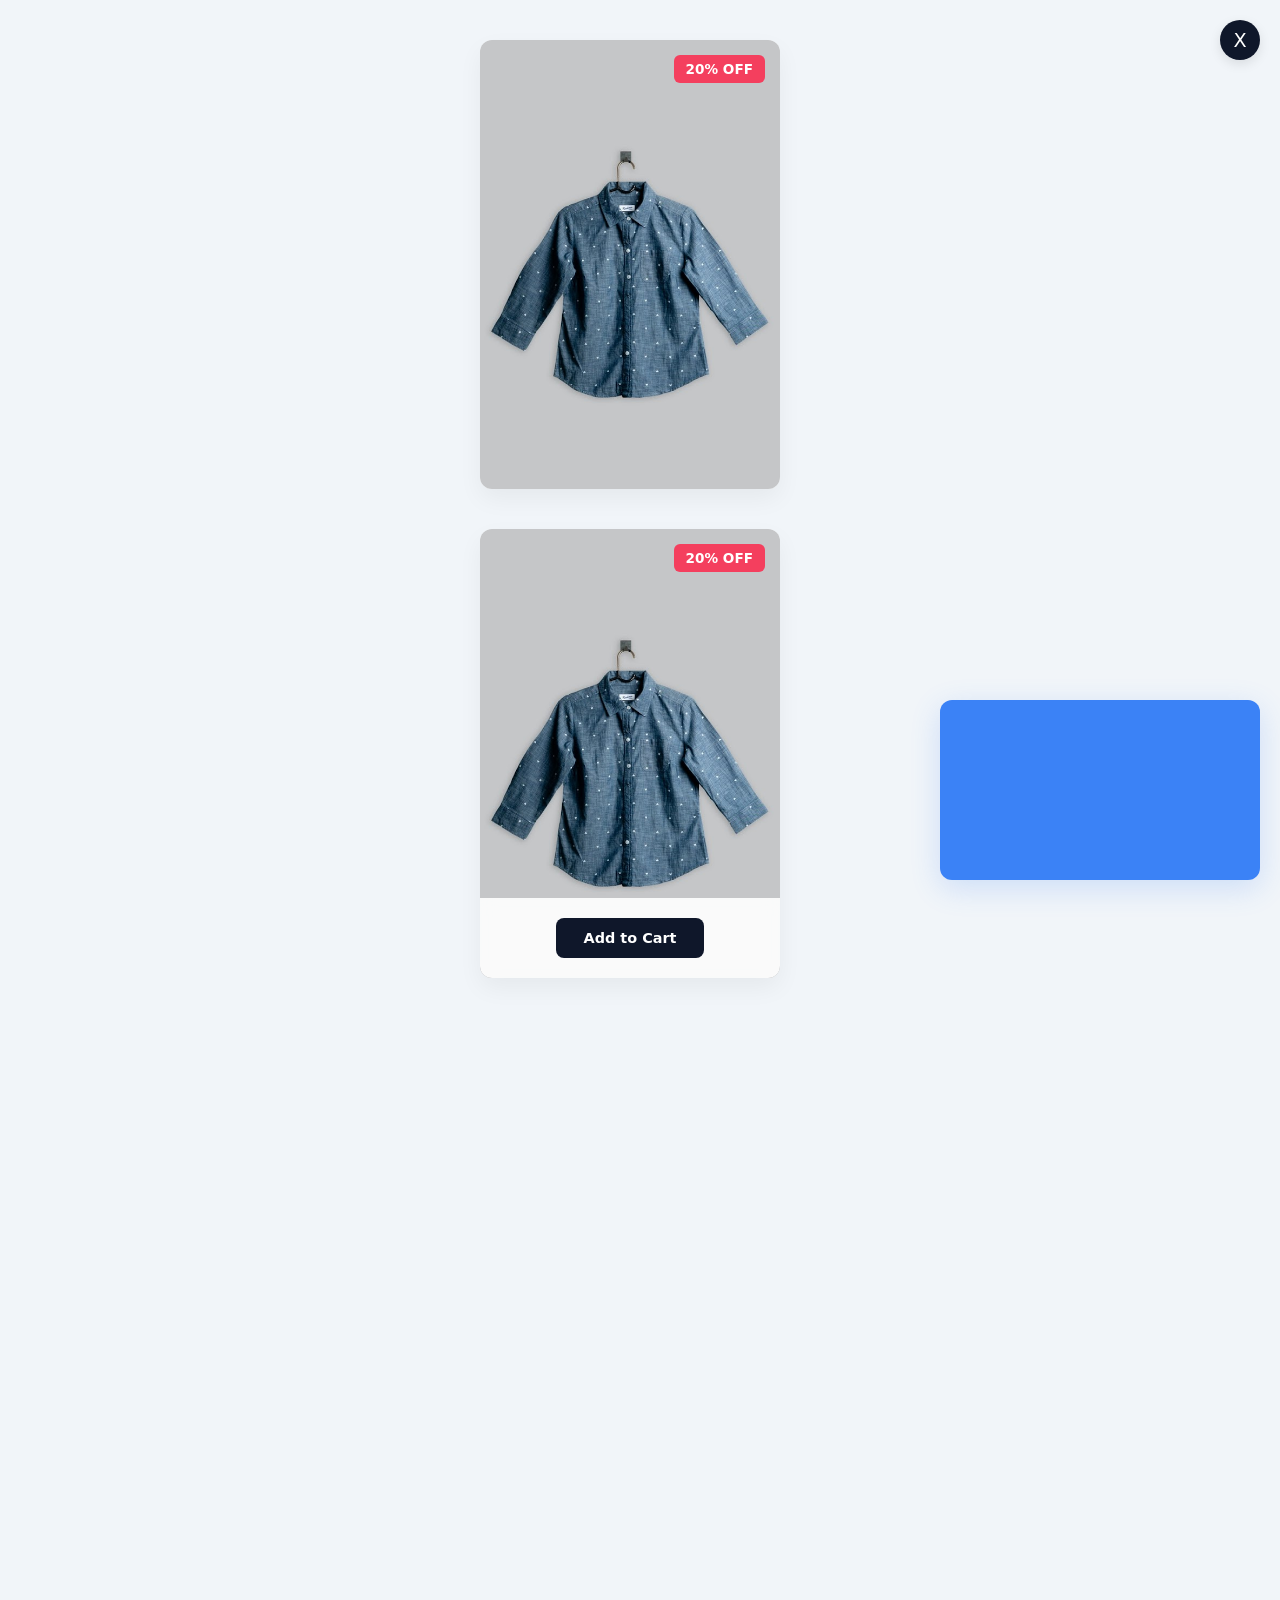
<file: finals/final1/index.html>
<!doctype html>
<html lang="en">
  <head>
    <meta charset="UTF-8" />
    <meta name="viewport" content="width=device-width, initial-scale=1.0" />
    <title>CSS Position</title>
    <link rel="stylesheet" href="style.css" />
  </head>
  <body>
    <button class="close-button">X</button>

    <div class="fixed-box"></div>

    <div class="exercise-container">
      <div class="clothing-card">
        <img src="tshirt.jpg" alt="Clothing Image" />
        <div class="badge">20% OFF</div>
      </div>

      <div class="clothing-card-overlay">
        <img src="tshirt.jpg" alt="Clothing Image" />
        <div class="badge">20% OFF</div>
        <div class="bottom-overlay">
          <button class="add-to-cart">Add to Cart</button>
        </div>
      </div>
    </div>
  </body>
</html>
</file>
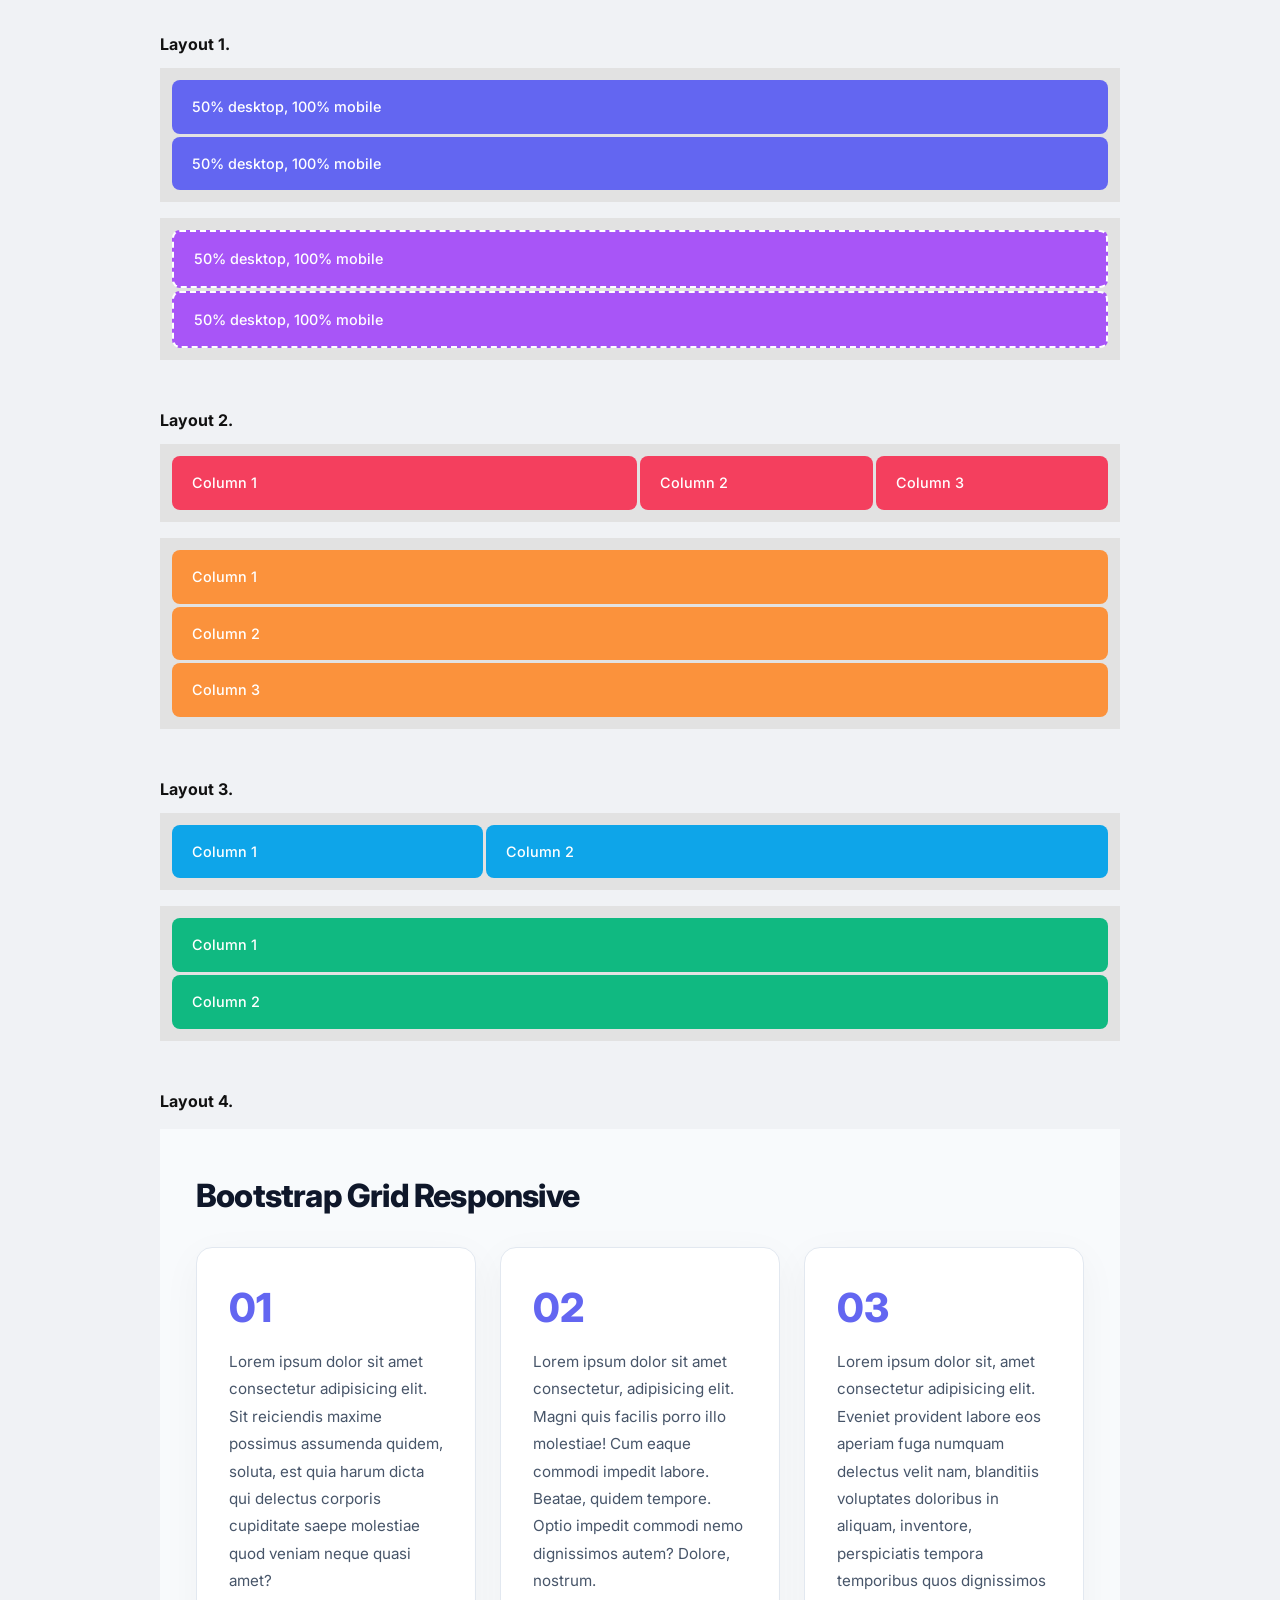
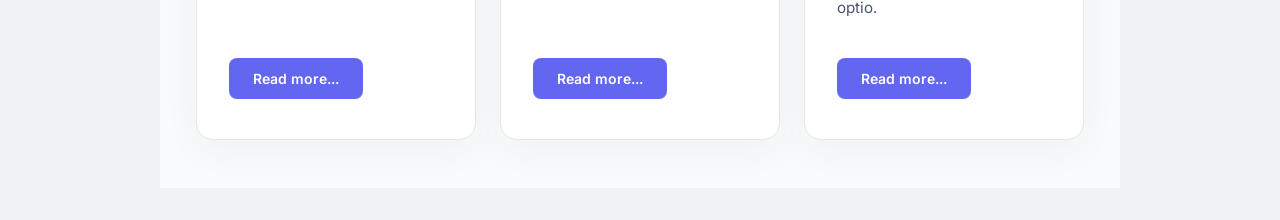
<file: finals/final3/index.html>
<!DOCTYPE html>
<html lang="en">

<head>
  <meta charset="UTF-8" />
  <meta name="viewport" content="width=device-width, initial-scale=1.0" />
  <title>Finals Task 3 – Bootstrap Grid</title>
  <link rel="stylesheet" href="https://cdn.jsdelivr.net/npm/bootstrap@5.3.3/dist/css/bootstrap.min.css" />
  <link rel="stylesheet" href="style.css" />
</head>

<body>
  <div class="page-wrapper">

    <!-- ========== LAYOUT 1 ========== -->
    <div class="layout-label">Layout 1.</div>

    <!-- Desktop preview (green) — two rows stacked -->
    <div class="layout-container">
      <div class="preview-stack">
        <div class="box box-green">50% desktop, 100% mobile</div>
        <div class="box box-green">50% desktop, 100% mobile</div>
      </div>
    </div>

    <!-- Mobile preview (purple) — stacked full-width -->
    <div class="layout-container mt-3">
      <div class="preview-stack">
        <div class="box box-purple">50% desktop, 100% mobile</div>
        <div class="box box-purple">50% desktop, 100% mobile</div>
      </div>
    </div>

    <!-- ========== LAYOUT 2 ========== -->
    <div class="layout-label mt-5">Layout 2.</div>

    <!-- Desktop preview (salmon) — 50 / 25 / 25 -->
    <div class="layout-container">
      <div class="preview-row">
        <div class="preview-half">
          <div class="box box-salmon">Column 1</div>
        </div>
        <div class="preview-quarter">
          <div class="box box-salmon">Column 2</div>
        </div>
        <div class="preview-quarter">
          <div class="box box-salmon">Column 3</div>
        </div>
      </div>
    </div>

    <!-- Mobile preview (teal) — stacked full-width -->
    <div class="layout-container mt-3">
      <div class="preview-stack">
        <div class="box box-teal">Column 1</div>
        <div class="box box-teal">Column 2</div>
        <div class="box box-teal">Column 3</div>
      </div>
    </div>

    <!-- ========== LAYOUT 3 ========== -->
    <div class="layout-label mt-5">Layout 3.</div>

    <!-- Desktop preview (blue) — 33 / 67 -->
    <div class="layout-container">
      <div class="preview-row">
        <div class="preview-third">
          <div class="box box-blue">Column 1</div>
        </div>
        <div class="preview-two-thirds">
          <div class="box box-blue">Column 2</div>
        </div>
      </div>
    </div>

    <!-- Mobile preview (dark teal) — stacked full-width -->
    <div class="layout-container mt-3">
      <div class="preview-stack">
        <div class="box box-dark-teal">Column 1</div>
        <div class="box box-dark-teal">Column 2</div>
      </div>
    </div>

    <!-- ========== LAYOUT 4 ========== -->
    <div class="layout-label mt-5">Layout 4.</div>

    <div class="layout-container layout-4-bg mt-3">
      <div class="container-fluid">
        <h3 class="layout4-title">Bootstrap Grid Responsive</h3>
        <div class="row g-4">
          <div class="col-12 col-md-6 col-lg-4">
            <div class="card-custom">
              <span class="card-num">01</span>
              <p class="card-body-text">
                Lorem ipsum dolor sit amet consectetur adipisicing elit. Sit
                reiciendis maxime possimus assumenda quidem, soluta, est quia
                harum dicta qui delectus corporis cupiditate saepe molestiae
                quod veniam neque quasi amet?
              </p>
              <button class="btn btn-info btn-sm text-white px-4">Read more...</button>
            </div>
          </div>
          <div class="col-12 col-md-6 col-lg-4">
            <div class="card-custom">
              <span class="card-num">02</span>
              <p class="card-body-text">
                Lorem ipsum dolor sit amet consectetur, adipisicing elit.
                Magni quis facilis porro illo molestiae! Cum eaque commodi
                impedit labore. Beatae, quidem tempore. Optio impedit commodi
                nemo dignissimos autem? Dolore, nostrum.
              </p>
              <button class="btn btn-info btn-sm text-white px-4">Read more...</button>
            </div>
          </div>
          <div class="col-12 col-md-6 col-lg-4">
            <div class="card-custom">
              <span class="card-num">03</span>
              <p class="card-body-text">
                Lorem ipsum dolor sit, amet consectetur adipisicing elit.
                Eveniet provident labore eos aperiam fuga numquam delectus
                velit nam, blanditiis voluptates doloribus in aliquam,
                inventore, perspiciatis tempora temporibus quos dignissimos
                optio.
              </p>
              <button class="btn btn-info btn-sm text-white px-4">Read more...</button>
            </div>
          </div>
        </div>
      </div>
    </div>

  </div><!-- end page-wrapper -->

  <script src="https://cdn.jsdelivr.net/npm/bootstrap@5.3.3/dist/js/bootstrap.bundle.min.js"></script>
</body>

</html>
</file>
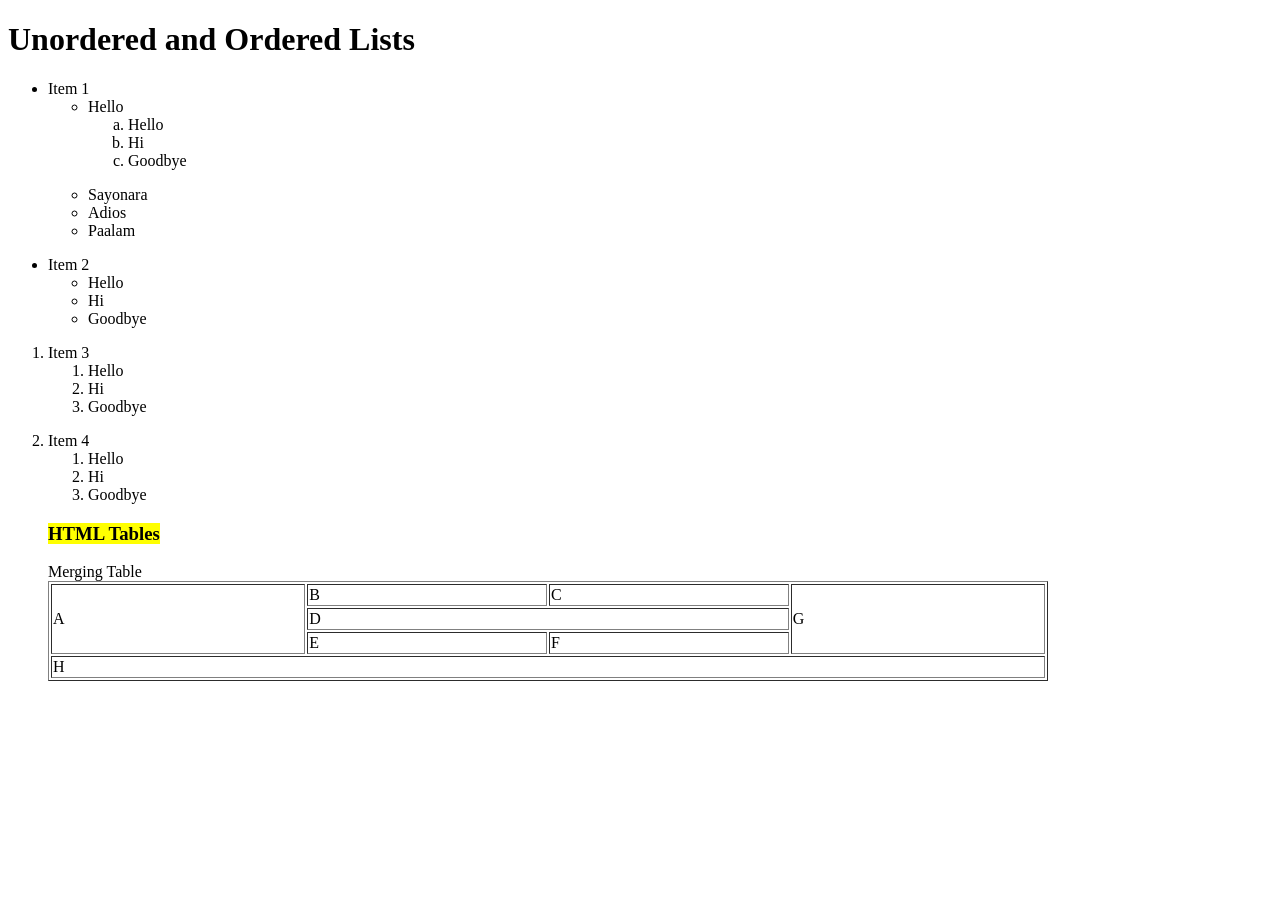
<file: midterms/labtask2/index.html>
<!DOCTYPE html>

<html>
<head>
  <meta http-equiv="CONTENT-TYPE" content="text/html; charset=UTF-8">
  <title>Hello, World!</title>
</head>
<body>
  <h1>
    Unordered and Ordered Lists
  </h1>
  
   <ul>
          <li>Item 1</li>
      <ul>
          <li>Hello</li>
              <ol type="a">
              <li>Hello</li>
              <li>Hi</li>
              <li>Goodbye</li>  
                <p>                
    </ol>
        <li>Sayonara</li>
        <li>Adios</li>
        <li>Paalam</li>
        
  </ul>
     </ul>
     
     <ul>
       <li>Item 2</li>
       <ul>
         <li>Hello</li>
         <li>Hi</li>
         <li>Goodbye</li>   
       </ul>     
     </ul>
     

    <ol start="1">
      <li>Item 3</li>
      <ol>
          <li>Hello</li>
          <li>Hi</li>
          <li>Goodbye</li>
      </ol>
    </ol>
    
   <ol start="2">
      <li>Item 4</li>
      <ol>
          <li>Hello</li>
          <li>Hi</li>
          <li>Goodbye</li>
      </ul>
    </ol>
  
 
    
   <h3><mark>HTML Tables</mark></h3>
	<body>
		<table border="1px" ; width="1000" style="text-align; center"
			<th colspan="3">Merging Table</th>
			<tr>
					<td rowspan="3">A</td>
					<td>B</td>
					<td>C</td>
					<td rowspan="3">G</td>
			</tr>
			<tr>
					<td colspan="2">D</td>
			</tr>
			<tr>
					<td>E</td>
					<td>F</td>
			</tr>
			<tr>
				 <td colspan="4">H</td>
			</tr>
	</body>
</file>
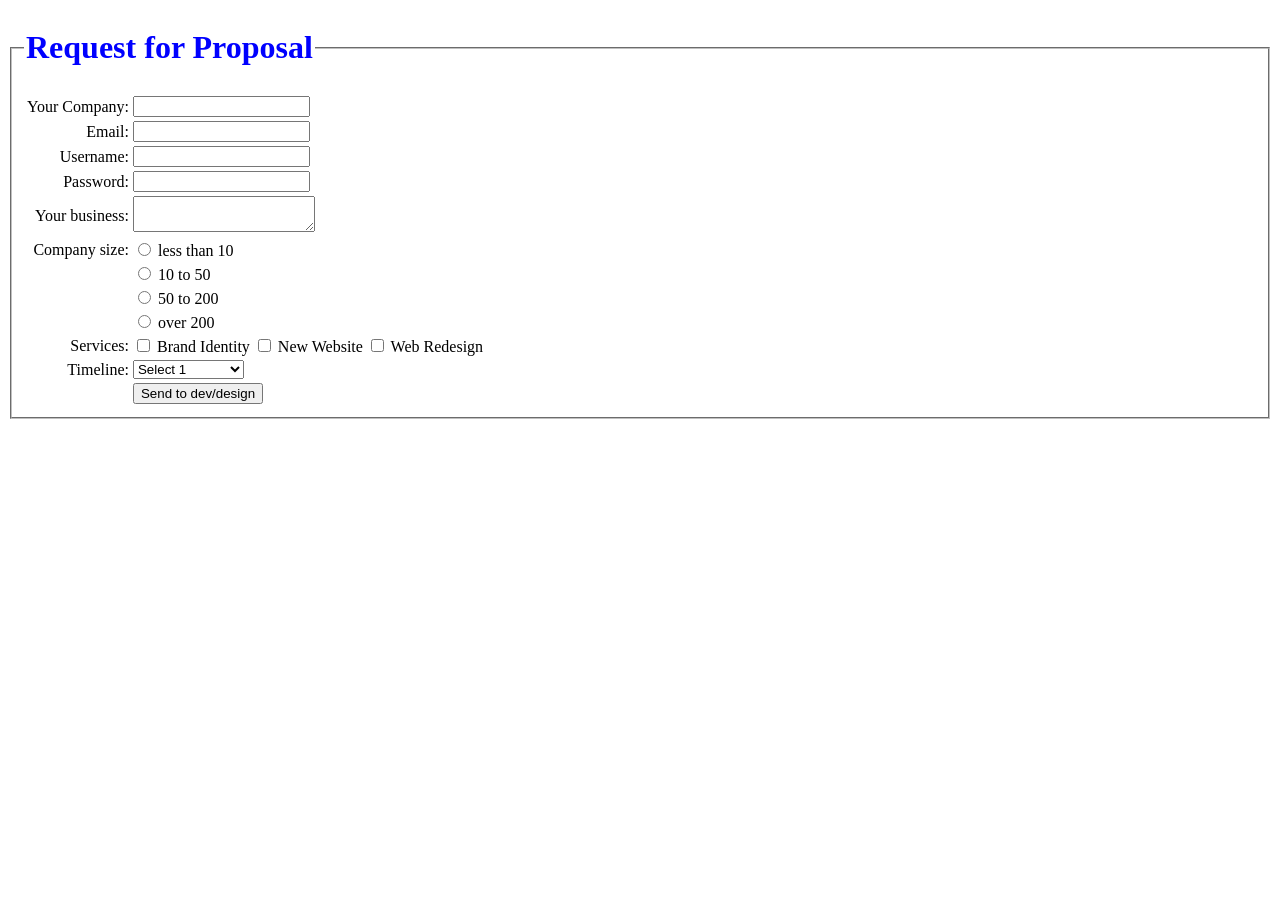
<file: midterms/labtask3/index.html>
<!doctype html>
<html lang="en">
  <head>
    <meta charset="UTF-8" />
    <meta name="viewport" content="width=device-width, initial-scale=1.0" />
    <title>Request Proposal</title>
  </head>
  <body>
    <fieldset>
      <legend><h1 style="color: blue">Request for Proposal</h1></legend>
      <table border="0">
        <tr>
          <td>Your Company:</td>
          <td><input type="text" /></td>
        </tr>
        <tr>
          <td align="right">Email:</td>
          <td><input type="text" /></td>
        </tr>
        <tr>
          <td align="right">Username:</td>
          <td><input type="text" name="name" /></td>
        </tr>
        <tr>
          <td align="right">Password:</td>
          <td><input type="password" name="pass" /></td>
        </tr>
        <tr>
          <td align="right">Your business:</td>
          <td><textarea name="text"></textarea></td>
        </tr>
        <tr>
          <td align="right">Company size:</td>
          <td>
            <input type="radio" id="" value="" name="mnum" />
            <label>less than 10</label>
          </td>
        </tr>
        <tr>
          <td></td>
          <td>
            <input type="radio" value="" name="mnum" />
            <label>10 to 50</label>
          </td>
        </tr>
        <tr>
          <td></td>
          <td>
            <input type="radio" value="" name="mnum" />
            <label>50 to 200</label>
          </td>
        </tr>
        <tr>
          <td></td>
          <td>
            <input type="radio" value="" name="mnum" />
            <label>over 200</label>
          </td>
        </tr>
        <tr>
          <td align="right">Services:</td>
          <td>
            <input type="checkbox" />
            <label>Brand Identity</label>
            <input type="checkbox" />
            <label>New Website</label>
            <input type="checkbox" />
            <label>Web Redesign</label>
          </td>
        </tr>
        <tr>
          <td align="right">Timeline:</td>
          <td>
            <select>
              <optgroup>
                <option>Select 1</option>
                <option>Immediately</option>
                <option>1-2 weeks</option>
                <option>3-6 weeks</option>
                <option>7-12 months</option>
              </optgroup>
            </select>
          </td>
        </tr>
        <tr>
          <td></td>
          <td><button>Send to dev/design</button></td>
        </tr>
      </table>
    </fieldset>
  </body>
</html>
</file>
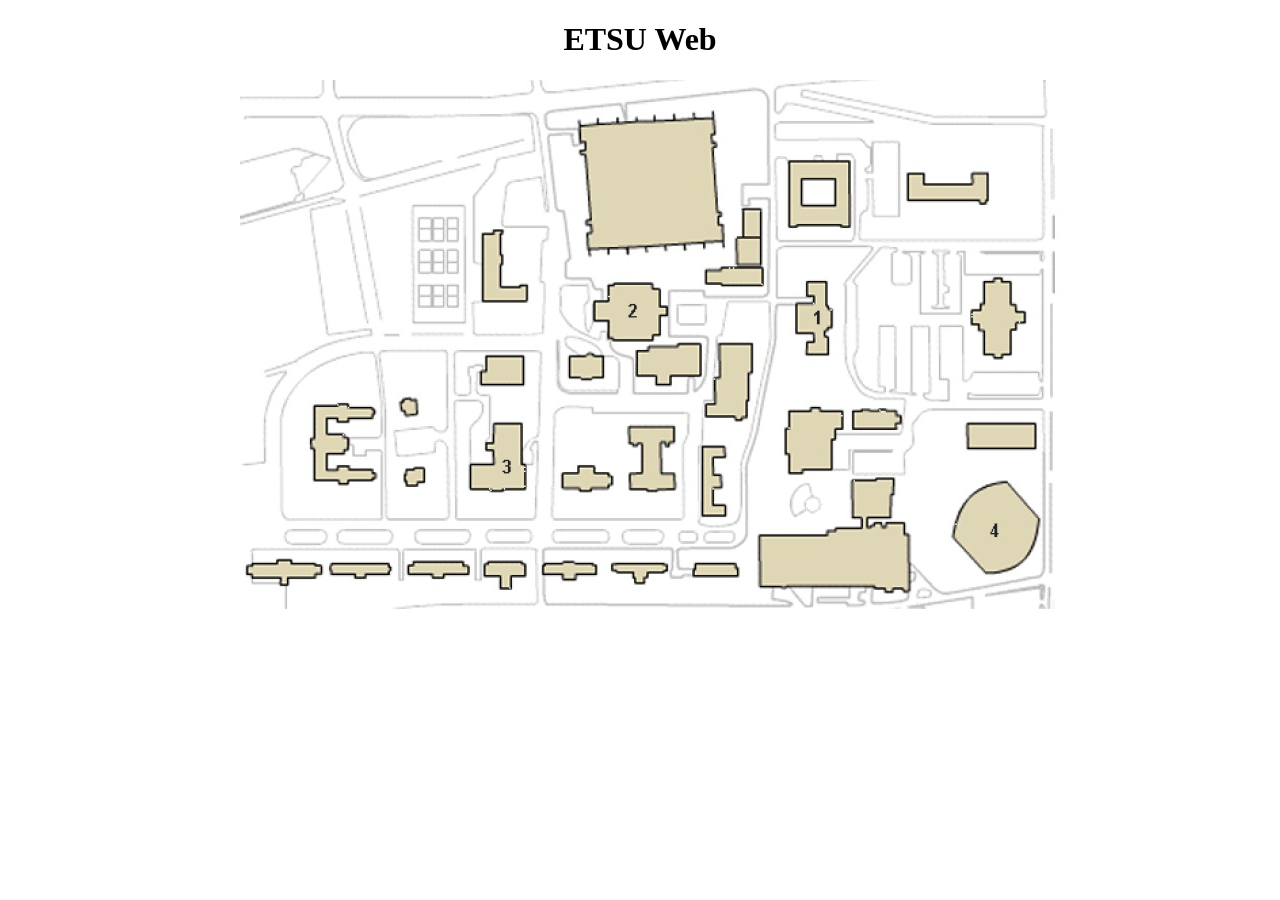
<file: midterms/labtask4/index.html>
<!doctype html>
<html lang="en">
  <head>
    <meta charset="UTF-8" />
    <meta name="viewport" content="width=device-width, initial-scale=1.0" />
    <title>Document</title>
  </head>
  <body align="center">
    <h1>ETSU Web</h1>
    <img src="image map.jpg" alt="ImageMap" usemap="#map" />

    <map name="map">
      <area
        target="_blank"
        shape="circle"
        coords="791, 447, 41"
        href="https://www.computerscience.org/"
        alt="Click to go to Computer Science Org"
      />

      <area
        target="_blank"
        shape="poly"
        coords="290, 344, 318, 344, 290, 385, 270, 380, 260, 407, 320, 408"
        href="https://asingan.psu.edu.ph/college-of-technology-and-business/"
        alt="Click to go to College of Business and Technology Home Page."
      />

      <area
        target="_blank"
        shape="rect"
        coords="402, 257, 455, 205"
        href="https://dict.gov.ph/"
        alt="Click to go to Department IC Technology Home Page."
      />

      <area
        target="_blank"
        shape="poly"
        coords="601, 201, 622, 200, 621, 271, 602, 274, 607, 261, 608, 252, 592, 252, 593, 224, 608, 222"
        href="https://www.harper-adams.ac.uk/study/902/the-library/"
        alt="Click to go to Harper Library Home Page."
      />
    </map>
  </body>
</html>
</file>
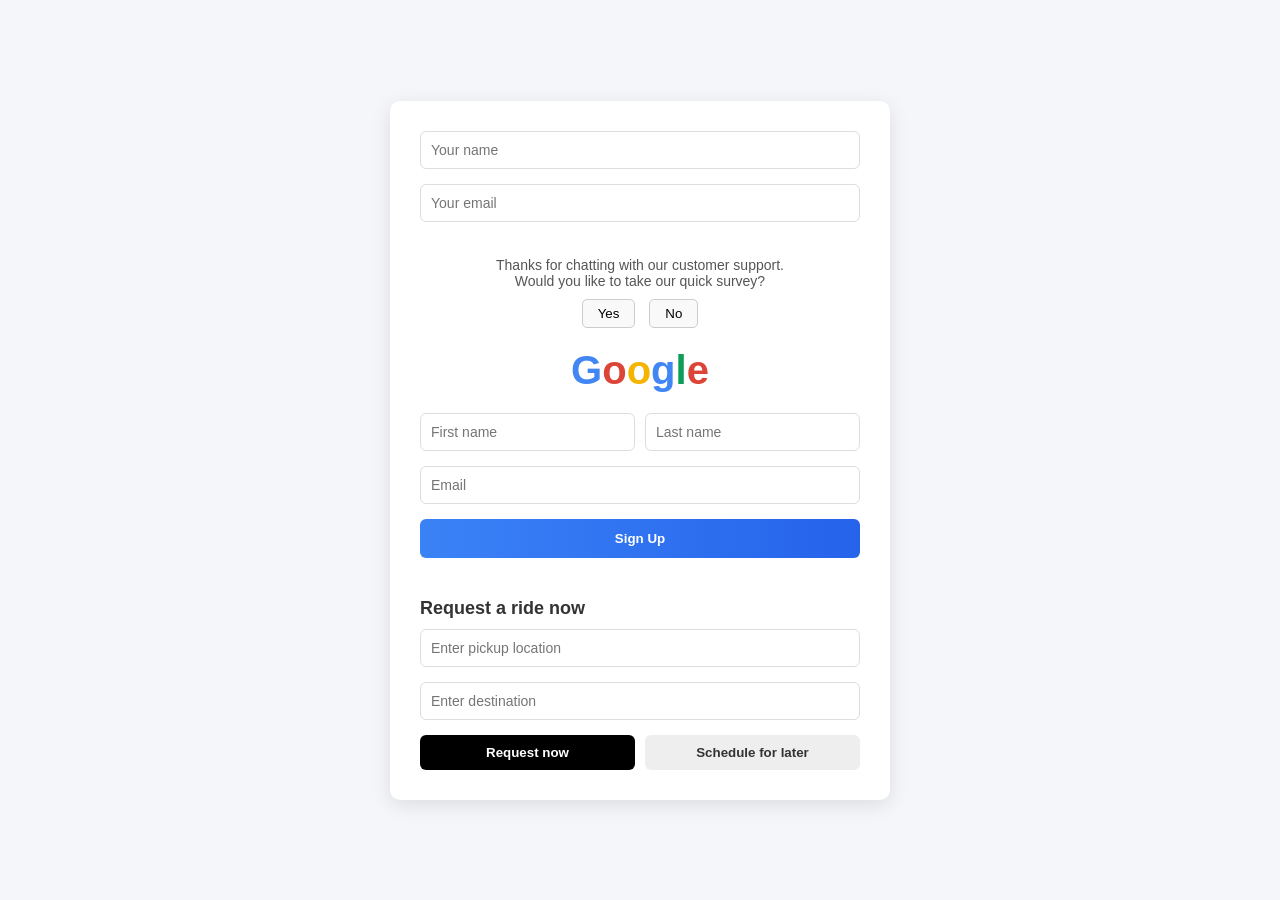
<file: midterms/labtask6/index.html>
<!doctype html>
<html lang="en">
  <head>
    <meta charset="UTF-8" />
    <meta name="viewport" content="width=device-width, initial-scale=1.0" />
    <title>Task 6</title>

    <style>
      * {
        margin: 0;
        padding: 0;
        box-sizing: border-box;
        font-family: Arial, Helvetica, sans-serif;
      }

      body {
        background: #f4f6f9;
        display: flex;
        justify-content: center;
        align-items: center;
        min-height: 100vh;
      }

      .container {
        width: 500px;
        background: #fff;
        padding: 30px;
        border-radius: 10px;
        box-shadow: 0 5px 20px rgba(0, 0, 0, 0.1);
      }

      input {
        width: 100%;
        padding: 10px;
        margin-bottom: 15px;
        border: 1px solid #ddd;
        border-radius: 6px;
        font-size: 14px;
      }

      h2 {
        margin: 20px 0 10px;
        font-size: 18px;
        color: #333;
      }

      .survey {
        margin: 20px 0;
        text-align: center;
        font-size: 14px;
        color: #555;
      }

      .survey button {
        padding: 6px 15px;
        margin: 10px 5px 0;
        border: 1px solid #ccc;
        background: #f9f9f9;
        border-radius: 5px;
        cursor: pointer;
      }

      .survey button:hover {
        background: #eaeaea;
      }

      .google-logo {
        text-align: center;
        font-size: 40px;
        font-weight: bold;
        margin: 20px 0;
      }

      .google-logo span:nth-child(1) {
        color: #4285f4;
      }
      .google-logo span:nth-child(2) {
        color: #db4437;
      }
      .google-logo span:nth-child(3) {
        color: #f4b400;
      }
      .google-logo span:nth-child(4) {
        color: #4285f4;
      }
      .google-logo span:nth-child(5) {
        color: #0f9d58;
      }
      .google-logo span:nth-child(6) {
        color: #db4437;
      }

      .row {
        display: flex;
        gap: 10px;
      }

      .row input {
        width: 50%;
      }

      .signup-btn {
        width: 100%;
        padding: 12px;
        background: linear-gradient(to right, #3b82f6, #2563eb);
        border: none;
        color: white;
        border-radius: 6px;
        font-weight: bold;
        cursor: pointer;
        margin-bottom: 20px;
      }

      .signup-btn:hover {
        opacity: 0.9;
      }

      .ride-buttons {
        display: flex;
        gap: 10px;
      }

      .request-btn {
        flex: 1;
        padding: 10px;
        border-radius: 6px;
        border: none;
        cursor: pointer;
        font-weight: bold;
      }

      .request-now {
        background: black;
        color: white;
      }

      .schedule {
        background: #eee;
        color: #333;
      }
    </style>
  </head>

  <body>
    <div class="container">
      <input type="text" placeholder="Your name" />
      <input type="email" placeholder="Your email" />

      <div class="survey">
        <p>
          Thanks for chatting with our customer support.<br />
          Would you like to take our quick survey?
        </p>
        <button>Yes</button>
        <button>No</button>
      </div>

      <div class="google-logo">
        <span>G</span><span>o</span><span>o</span><span>g</span><span>l</span
        ><span>e</span>
      </div>

      <div class="row">
        <input type="text" placeholder="First name" />
        <input type="text" placeholder="Last name" />
      </div>
      <input type="email" placeholder="Email" />

      <button class="signup-btn">Sign Up</button>

      <h2>Request a ride now</h2>

      <input type="text" placeholder="Enter pickup location" />
      <input type="text" placeholder="Enter destination" />

      <div class="ride-buttons">
        <button class="request-btn request-now">Request now</button>
        <button class="request-btn schedule">Schedule for later</button>
      </div>
    </div>
  </body>
</html>
</file>
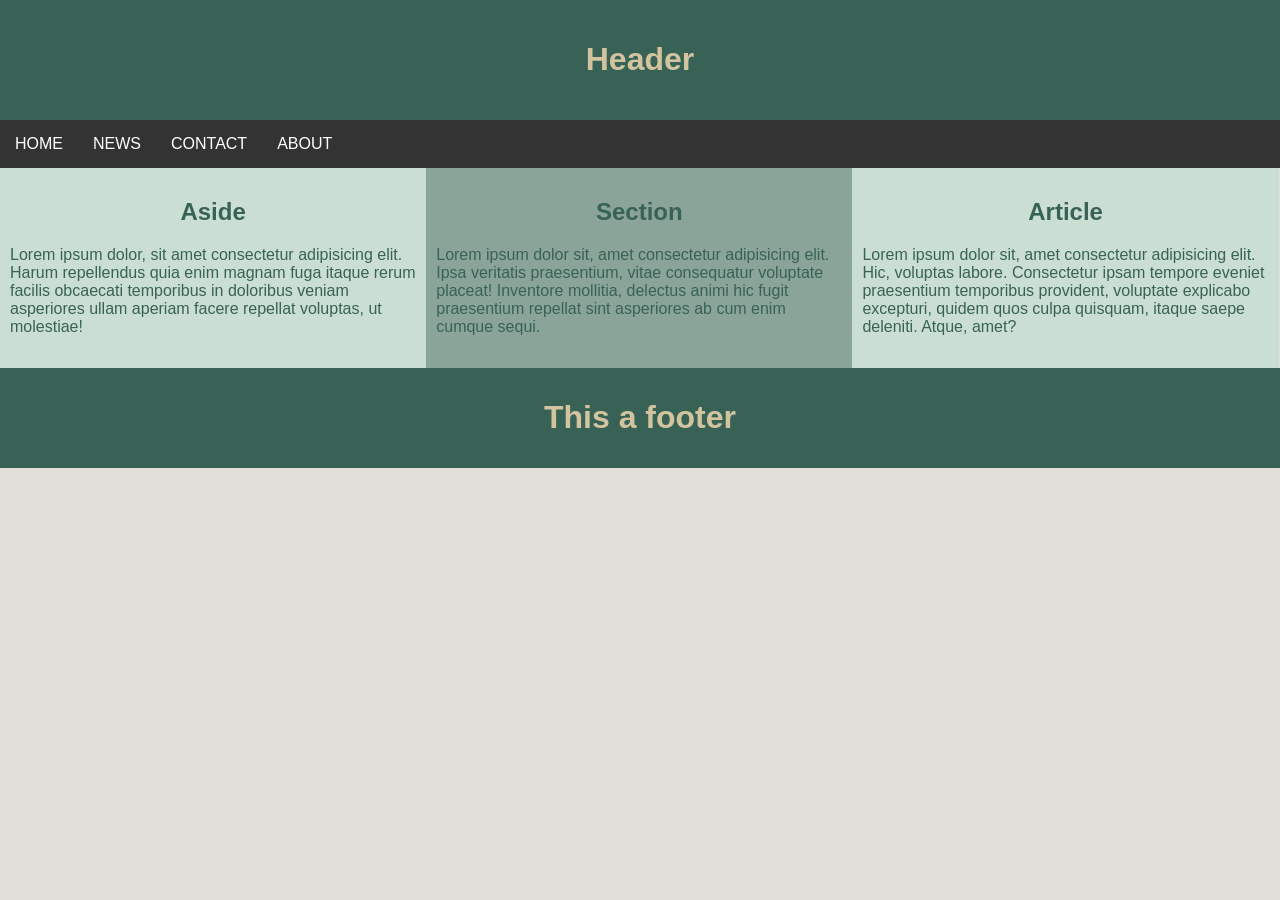
<file: midterms/labtask7/index.html>
<!doctype html>
<html lang="en">
  <head>
    <meta charset="UTF-8" />
    <meta name="viewport" content="width=device-width, initial-scale=1.0" />
    <title>Semantic</title>
    <style>
      * {
        box-sizing: border-box;
      }

      body {
        margin: 0px;
        background-color: #e2dfda; /* Soft Gray */
        color: #386255; /* Deep Green */
        font-family: Arial, sans-serif;
      }

      p {
        text-align: justify;
      }

      h2 {
        text-align: center;
      }

      header {
        background-color: #386255; /* Deep Green */
        color: #d2c49e; /* Warm Beige */
        height: 100%;
        padding: 20px;
        text-align: center;
      }

      .navbar {
        background-color: #386255;
      }

      .navbar1 ul {
        list-style-type: none;
        display: flex;
        margin: 0;
        padding: 0;
        overflow: hidden;
        background-color: #333333;
      }

      .navbar li {
        float: left;
      }

      .navbar1 li:hover {
        background-color: #d2c49e; /* Warm Beige */
      }

      .navbar1 a {
        display: block;
        color: white;
        text-align: center;
        padding: 15px;
        text-decoration: none;
      }

      aside {
        padding: 10px;
        width: 33.3%;
        float: left;
        background-color: #cbded3; /* Light Sage Green */
        min-height: 200px;
      }

      section {
        padding: 10px;
        width: 33.3%;
        float: left;
        background-color: #8ba49a; /* Muted Sage */
        min-height: 200px;
      }

      article {
        padding: 10px;
        width: 33.3%;
        float: left;
        background-color: #cbded3; /* Light Sage */
        min-height: 200px;
      }

      footer {
        padding: 10px;
        background-color: #386255;
        color: #d2c49e;
        height: 100px;
        clear: both;
        text-align: center;
      }

      @media screen and (max-width: 800px) {
        aside,
        section,
        article {
          width: 100%;
        }
      }
    </style>
  </head>
  <body>
    <header><h1>Header</h1></header>

    <nav class="navbar1">
      <ul>
        <li><a href="">HOME</a></li>
        <li><a href="">NEWS</a></li>
        <li><a href="">CONTACT</a></li>
        <li><a href="">ABOUT</a></li>
      </ul>
    </nav>

    <main>
      <aside>
        <h2>Aside</h2>
        Lorem ipsum dolor, sit amet consectetur adipisicing elit. Harum
        repellendus quia enim magnam fuga itaque rerum facilis obcaecati
        temporibus in doloribus veniam asperiores ullam aperiam facere repellat
        voluptas, ut molestiae!
      </aside>
      <section>
        <h2>Section</h2>
        Lorem ipsum dolor sit, amet consectetur adipisicing elit. Ipsa veritatis
        praesentium, vitae consequatur voluptate placeat! Inventore mollitia,
        delectus animi hic fugit praesentium repellat sint asperiores ab cum
        enim cumque sequi.
      </section>
      <article>
        <h2>Article</h2>
        Lorem ipsum dolor sit, amet consectetur adipisicing elit. Hic, voluptas
        labore. Consectetur ipsam tempore eveniet praesentium temporibus
        provident, voluptate explicabo excepturi, quidem quos culpa quisquam,
        itaque saepe deleniti. Atque, amet?
      </article>
    </main>

    <footer>
      <h1>This a footer</h1>
    </footer>
  </body>
</html>
</file>
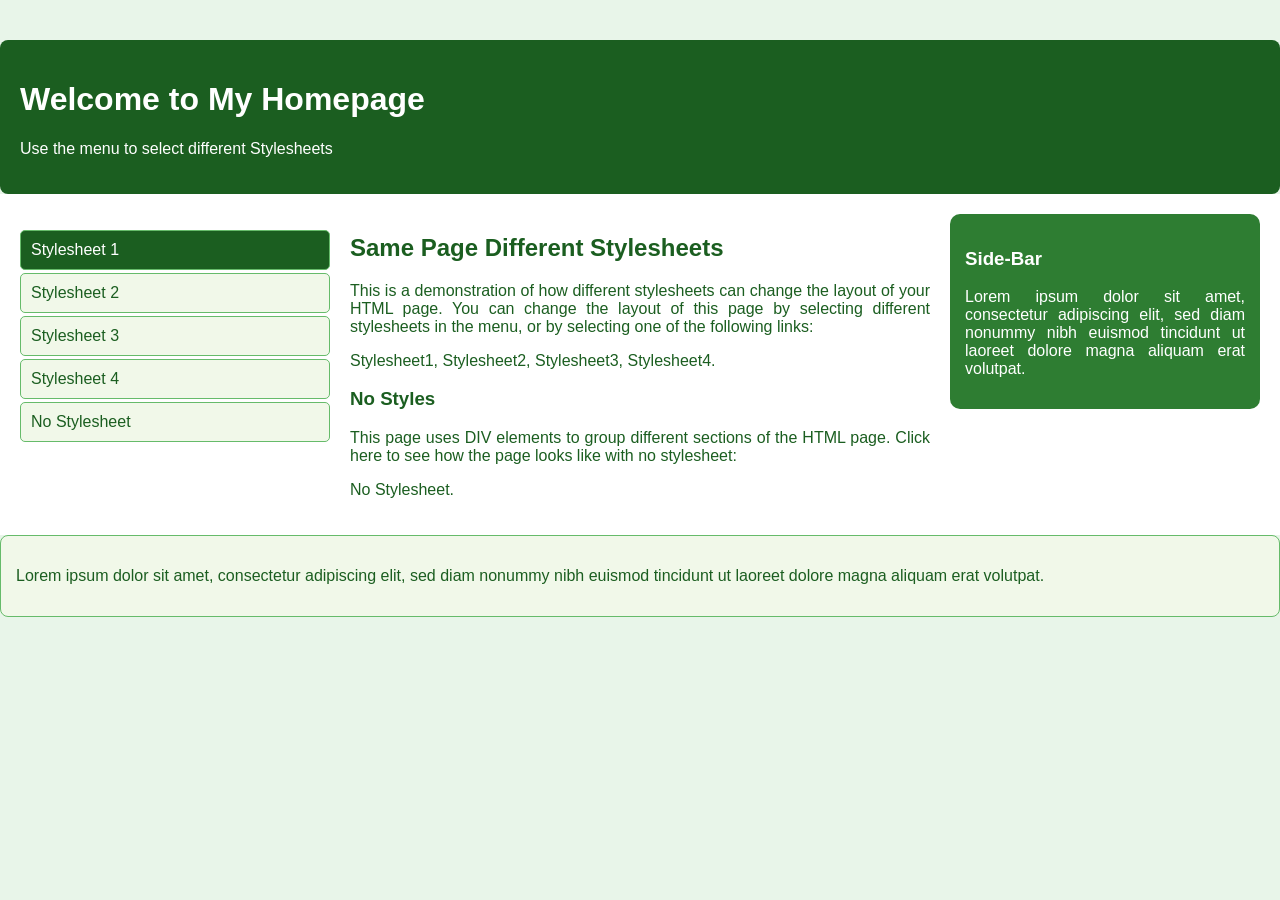
<file: midterms/labtask8/index.html>
<!doctype html>
<html lang="en">
  <head>
    <meta charset="UTF-8" />
    <title>Docs</title>
    <link rel="stylesheet" href="style.css" />
    <script src="script.js"></script>
  </head>
  <body>
    <header>
      <h1>Welcome to My Homepage</h1>
      <p>Use the menu to select different Stylesheets</p>
    </header>

    <main>
      <nav>
        <ul>
          <li>Stylesheet 1</li>
          <li>Stylesheet 2</li>
          <li>Stylesheet 3</li>
          <li>Stylesheet 4</li>
          <li>No Stylesheet</li>
        </ul>
      </nav>

      <section>
        <h2>Same Page Different Stylesheets</h2>

        <p>
          This is a demonstration of how different stylesheets can change the
          layout of your HTML page. You can change the layout of this page by
          selecting different stylesheets in the menu, or by selecting one of
          the following links:
        </p>

        <p>
          <a>Stylesheet1</a>, <a>Stylesheet2</a>, <a>Stylesheet3</a>,
          <a>Stylesheet4</a>.
        </p>

        <h3>No Styles</h3>

        <p>
          This page uses DIV elements to group different sections of the HTML
          page. Click here to see how the page looks like with no stylesheet:
        </p>

        <p><a>No Stylesheet</a>.</p>
      </section>

      <aside>
        <h3>Side-Bar</h3>
        <p>
          Lorem ipsum dolor sit amet, consectetur adipiscing elit, sed diam
          nonummy nibh euismod tincidunt ut laoreet dolore magna aliquam erat
          volutpat.
        </p>
      </aside>
    </main>

    <footer>
      <p>
        Lorem ipsum dolor sit amet, consectetur adipiscing elit, sed diam
        nonummy nibh euismod tincidunt ut laoreet dolore magna aliquam erat
        volutpat.
      </p>
    </footer>
  </body>
</html>
</file>
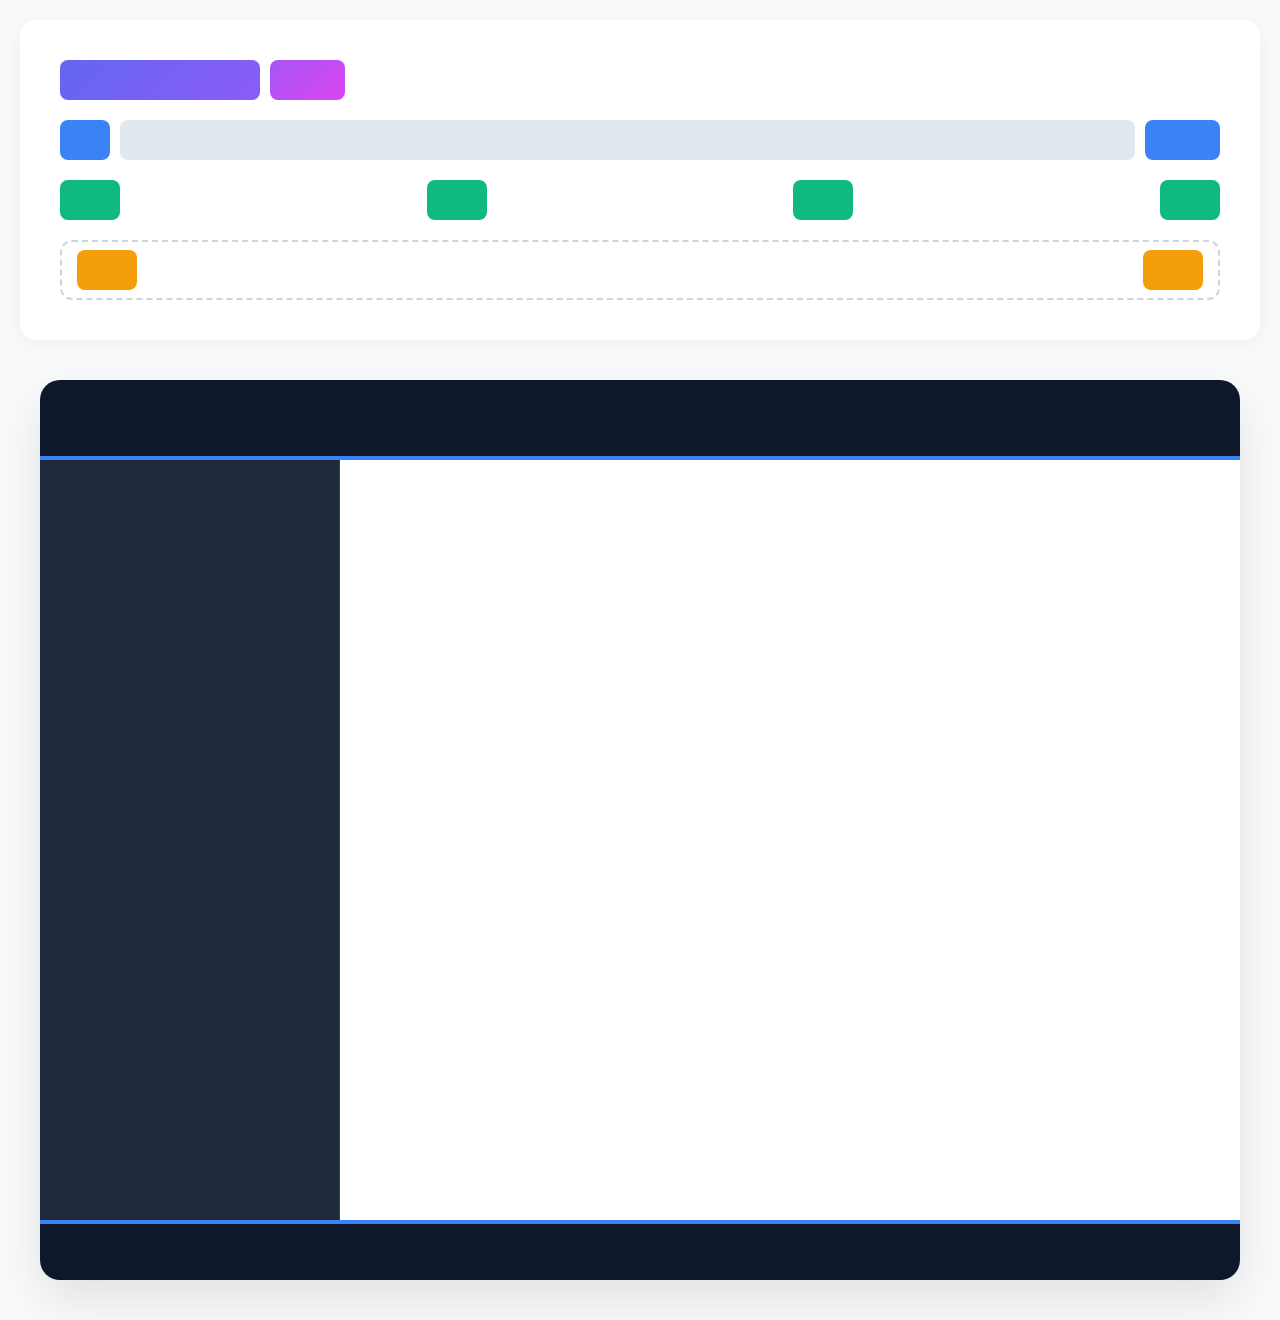
<file: finals/final2/flexbox.html>
<!doctype html>
<html lang="en">
  <head>
    <meta charset="UTF-8" />
    <meta name="viewport" content="width=device-width, initial-scale=1.0" />
    <title>CSS Flexbox</title>
    <style>
      * {
        box-sizing: border-box;
        margin: 0;
        padding: 0;
      }

      body {
        font-family: 'Inter', sans-serif;
        background: #f8fafc;
        color: #1e293b;
      }

      .part1 {
        padding: 40px;
        display: flex;
        flex-direction: column;
        gap: 20px;
        background: white;
        margin: 20px;
        border-radius: 16px;
        box-shadow: 0 4px 20px rgba(0, 0, 0, 0.05);
      }

      .flex-12a {
        display: flex;
        gap: 10px;
      }
      .flex-12a .box:nth-child(1) {
        width: 200px;
        height: 40px;
        background: linear-gradient(135deg, #6366f1, #8b5cf6);
        border-radius: 8px;
      }
      .flex-12a .box:nth-child(2) {
        width: 75px;
        height: 40px;
        background: linear-gradient(135deg, #a855f7, #d946ef);
        border-radius: 8px;
      }

      .flex-12b {
        display: flex;
        gap: 10px;
      }
      .flex-12b .box:nth-child(1) {
        width: 50px;
        height: 40px;
        background-color: #3b82f6;
        border-radius: 8px;
      }
      .flex-12b .box:nth-child(2) {
        flex: 1;
        height: 40px;
        background-color: #e2e8f0;
        border-radius: 8px;
      }
      .flex-12b .box:nth-child(3) {
        width: 75px;
        height: 40px;
        background-color: #3b82f6;
        border-radius: 8px;
      }

      .flex-12c {
        display: flex;
        justify-content: space-between;
      }
      .flex-12c .box {
        width: 60px;
        height: 40px;
        background-color: #10b981;
        border-radius: 8px;
      }

      .flex-12d {
        display: flex;
        justify-content: space-between;
        align-items: center;
        height: 60px;
        padding: 0 15px;
        border: 2px dashed #cbd5e1;
        border-radius: 12px;
      }
      .flex-12d .box {
        width: 60px;
        height: 40px;
        background-color: #f59e0b;
        border-radius: 8px;
      }

      .part2 {
        display: flex;
        flex-direction: column;
        height: 100vh;
        margin-top: 40px;
        border-radius: 20px;
        overflow: hidden;
        margin: 40px;
        box-shadow: 0 20px 50px rgba(0, 0, 0, 0.1);
      }

      .part2 header {
        background-color: #0f172a;
        border-bottom: 4px solid #3b82f6;
        flex: 0 0 80px;
      }

      .part2 .main-content {
        display: flex;
        flex: 1;
      }

      .part2 .left-nav {
        background-color: #1e293b;
        border-right: 1px solid #334155;
        width: 25%;
      }

      .part2 .right-nav {
        background-color: #ffffff;
        flex: 1;
      }

      .part2 footer {
        background-color: #0f172a;
        border-top: 4px solid #3b82f6;
        flex: 0 0 60px;
      }

      @media (max-width: 799px) {
        .part2 .main-content {
          flex-direction: column;
        }
        .part2 .right-nav {
          width: 100%;
          order: 1;
          flex: 1;
          border-bottom: 1px solid #e2e8f0;
        }
        .part2 .left-nav {
          width: 100%;
          order: 2;
          flex: 1;
        }
      }
    </style>
  </head>
  <body>
    <div class="part1">
      <div class="flex-12a">
        <div class="box"></div>
        <div class="box"></div>
      </div>

      <div class="flex-12b">
        <div class="box"></div>
        <div class="box"></div>
        <div class="box"></div>
      </div>

      <div class="flex-12c">
        <div class="box"></div>
        <div class="box"></div>
        <div class="box"></div>
        <div class="box"></div>
      </div>

      <div class="flex-12d">
        <div class="box"></div>
        <div class="box"></div>
      </div>
    </div>

    <div class="part2">
      <header></header>
      <div class="main-content">
        <div class="left-nav"></div>
        <div class="right-nav"></div>
      </div>
      <footer></footer>
    </div>
  </body>
</html>
</file>
<file: finals/final1/style.css>
* {
  margin: 0;
  padding: 0;
  box-sizing: border-box;
  font-family:
    "Inter",
    system-ui,
    -apple-system,
    sans-serif;
}

body {
  height: 3000px;
  background-color: #f1f5f9;
  color: #1e293b;
}

.exercise-container {
  padding: 40px;
  display: flex;
  flex-direction: column;
  gap: 40px;
  align-items: center;
}

h1 {
  font-size: 2rem;
  font-weight: 700;
  margin-bottom: 20px;
  color: #0f172a;
}

.close-button {
  position: absolute;
  top: 20px;
  right: 20px;
  width: 40px;
  height: 40px;
  background-color: #0f172a;
  color: #ffffff;
  border: none;
  border-radius: 50%;
  font-size: 1.2rem;
  cursor: pointer;
  display: flex;
  align-items: center;
  justify-content: center;
  box-shadow: 0 4px 12px rgba(0, 0, 0, 0.1);
  transition:
    transform 0.2s,
    background-color 0.2s;
}

.close-button:hover {
  transform: scale(1.1);
  background-color: #3b82f6;
}

.fixed-box {
  position: fixed;
  bottom: 20px;
  right: 20px;
  width: 320px;
  height: 180px;
  background-color: #3b82f6;
  border-radius: 12px;
  box-shadow: 0 8px 30px rgba(59, 130, 246, 0.2);
  z-index: 1000;
}

.clothing-card,
.clothing-card-overlay {
  position: relative;
  width: 300px;
  border-radius: 12px;
  overflow: hidden;
  background-color: #ffffff;
  box-shadow: 0 10px 25px rgba(0, 0, 0, 0.05);
  display: inline-block;
  vertical-align: top;
  margin-right: 20px;
}

.clothing-card img,
.clothing-card-overlay img {
  width: 100%;
  display: block;
}

.badge {
  position: absolute;
  top: 15px;
  right: 15px;
  background-color: #f43f5e;
  color: white;
  padding: 6px 12px;
  font-size: 0.85rem;
  font-weight: 600;
  border-radius: 6px;
}

.bottom-overlay {
  position: absolute;
  bottom: 0;
  left: 0;
  width: 100%;
  height: 80px;
  background: rgba(255, 255, 255, 0.9);
  display: flex;
  align-items: center;
  justify-content: center;
  backdrop-filter: blur(8px);
}

.add-to-cart {
  background-color: #0f172a;
  color: #ffffff;
  border: none;
  padding: 12px 28px;
  font-size: 0.9rem;
  font-weight: 600;
  border-radius: 8px;
  cursor: pointer;
  transition:
    background-color 0.2s,
    transform 0.2s;
}

.add-to-cart:hover {
  background-color: #3b82f6;
  transform: translateY(-2px);
}
</file>
<file: midterms/labtask8/style.css>
* {
  box-sizing: border-box;
  font-family: Arial, Helvetica, sans-serif;
  transition: all 0.3s ease;
}

p {
  text-align: justify;
}

/* =========================================
   THEME 1 – DARK GREEN 🌲
========================================= */
body.theme-1 {
  background-color: #e8f5e9;
  margin: 0;
  padding: 40px 0;
  color: #1b5e20;
}

.theme-1 header,
.theme-1 main,
.theme-1 footer {
  width: 100%;
  margin: 0 auto;
  padding: 0 40px;
}

.theme-1 header {
  background-color: #1b5e20;
  color: white;
  padding: 20px;
  border-radius: 8px;
}

.theme-1 main {
  background-color: white;
  padding: 20px;
  overflow: hidden;
}

.theme-1 nav {
  width: 25%;
  float: left;
}

.theme-1 nav ul {
  list-style: none;
  padding: 0;
}

.theme-1 nav li {
  background-color: #f1f8e9;
  border: 1px solid #66bb6a;
  padding: 10px;
  margin-bottom: 3px;
  border-radius: 5px;
  cursor: pointer;
}

.theme-1 nav li:hover {
  background-color: #2e7d32;
  color: white;
}

.theme-1 nav li.active {
  background-color: #1b5e20;
  color: white;
}

.theme-1 section {
  width: 50%;
  float: left;
  padding: 0 20px;
}

.theme-1 aside {
  width: 25%;
  float: left;
  padding: 15px;
  background-color: #2e7d32;
  color: white;
  border-radius: 10px;
}

.theme-1 footer {
  clear: both;
  background-color: #f1f8e9;
  border: 1px solid #66bb6a;
  padding: 15px;
  border-radius: 8px;
}

/* =========================================
   THEME 2 – SOFT GREEN 🌿
========================================= */
body.theme-2 {
  margin: 0;
  padding: 40px 0;
  background-color: #f1f8e9;
  color: #1b5e20;
}

.theme-2 header,
.theme-2 main,
.theme-2 footer {
  width: 100%;
  margin: 0 auto;
  padding: 0 20px;
}

.theme-2 header {
  background-color: #81c784;
  color: #0d3b1e;
  padding: 30px 20px;
}

.theme-2 main {
  background-color: white;
  padding: 20px;
  overflow: hidden;
}

.theme-2 nav {
  float: right;
  width: 180px;
}

.theme-2 nav li {
  background-color: #a5d6a7;
  border: 2px solid #388e3c;
  padding: 10px;
  margin-bottom: 10px;
  border-radius: 20px;
  cursor: pointer;
  text-align: center;
}

.theme-2 nav li:hover {
  background-color: white;
  color: #2e7d32;
}

.theme-2 nav li.active {
  background-color: white;
}

.theme-2 section {
  float: left;
  width: calc(100% - 220px);
}

.theme-2 section h2 {
  color: #2e7d32;
}

.theme-2 aside {
  clear: both;
  background-color: #c8e6c9;
  padding: 20px;
  margin: 20px -20px;
}

.theme-2 footer {
  background-color: #388e3c;
  color: white;
  text-align: center;
  padding: 20px;
}

/* =========================================
   THEME 3 – FRESH GREEN 🍃
========================================= */
body.theme-3 {
  margin: 0;
  padding: 40px 0;
  background-color: #f9fbe7;
  color: #2e7d32;
}

.theme-3 header,
.theme-3 main,
.theme-3 footer {
  width: 100%;
  margin: 0 auto;
  padding: 0 40px;
}

.theme-3 header h1 {
  color: #43a047;
}

.theme-3 main {
  overflow: hidden;
}

.theme-3 nav li {
  background-color: #dcedc8;
  border: 1px solid #8bc34a;
  padding: 10px;
  margin-bottom: 5px;
  cursor: pointer;
}

.theme-3 nav li:hover {
  background-color: #8bc34a;
  color: white;
}

.theme-3 nav li.active {
  background-color: #558b2f;
  color: white;
}

.theme-3 aside {
  background-color: #aed581;
  padding: 15px;
}

.theme-3 footer {
  background-color: #689f38;
  color: white;
  padding: 15px;
}

body.theme-4 {
  margin: 0;
  padding: 40px 0;
  width: 100%;
  color: #4a34b7;
  font-family: "Courier New", Courier, monospace;
}

.theme-4 header,
.theme-4 main,
.theme-4 footer {
  width: 100%;
  margin: 0 auto;
  background-color: #0b0b0b;
  padding-left: 40px;
  padding-right: 40px;
}

.theme-4 header {
  padding-top: 40px;
  margin-bottom: 0;
}

.theme-4 header h1 {
  font-weight: bold;
  font-size: 2.2em;
  margin: 0 0 10px 0;
}

.theme-4 header p {
  font-size: 1.1em;
  margin: 0;
}

.theme-4 main {
  display: grid;
  grid-template-areas:
    "nav aside"
    "section section";
  grid-template-columns: 1fr 340px;
  gap: 30px;
}

.theme-4 nav {
  grid-area: nav;
}

.theme-4 nav ul {
  list-style-type: disc;
  padding-left: 20px;
  margin: 0;
}

.theme-4 nav li {
  padding: 5px 0;
  color: #3842b5;
  background-color: transparent;
  border: none;
  cursor: pointer;
  text-align: left;
  border-radius: 0;
  font-weight: normal;
  font-size: 1.1em;
}

.theme-4 nav li:hover {
  color: white;
  text-decoration: none;
  background-color: transparent;
}

.theme-4 nav li.active {
  color: #fff;
  font-weight: bold;
}

.theme-4 aside {
  grid-area: aside;
  border: 1px solid #fff;
  padding: 20px;
  background-color: transparent;
  width: auto;
  float: none;
  border-radius: 4px;
}

.theme-4 aside h3 {
  color: #fff;
  margin-top: 0;
  font-size: 1.1em;
  margin-bottom: 15px;
}

.theme-4 aside p {
  color: #fff;
  margin: 0;
  line-height: 1.6;
  font-size: 0.9em;
}

.theme-4 section {
  grid-area: section;
  width: 100%;
  float: none;
  padding: 0;
}

.theme-4 section h2 {
  font-size: 2em;
  margin-top: 10px;
  margin-bottom: 15px;
}

.theme-4 section p {
  line-height: 1.6;
  margin-bottom: 20px;
  font-size: 1.05em;
}

.theme-4 section a {
  color: #5338a5;
  text-decoration: none;
}

.theme-4 section a:hover {
  color: #fff;
  text-decoration: none;
}

.theme-4 footer {
  border: 1px solid #fff;
  padding: 20px;
  color: #fff;
  margin-top: 0;
  background-color: #0b0b0b;
  border-radius: 4px;
}

.theme-4 footer p {
  line-height: 1.5;
  text-align: left;
  margin: 0;
  font-size: 0.85em;
}

/* =========================================
   RESPONSIVE 📱💻
========================================= */
@media screen and (max-width: 800px) {
  nav,
  section,
  aside {
    width: 100% !important;
    float: none !important;
  }
}
</file>
<file: finals/final3/style.css>
/* =============================================
   Finals Task 3 – Bootstrap Grid
   External Stylesheet
   ============================================= */

@import url("https://fonts.googleapis.com/css2?family=Inter:wght@400;500;600;700&display=swap");

* {
  box-sizing: border-box;
  margin: 0;
  padding: 0;
}

body {
  font-family: "Inter", sans-serif;
  background: #f0f2f5;
  color: #111;
  padding: 2rem 1rem;
}

.page-wrapper {
  max-width: 960px;
  margin: 0 auto;
}

/* ---- Header ---- */
.task-header {
  margin-bottom: 2rem;
}

.task-header h1 {
  font-size: 1.2rem;
  font-weight: 700;
  text-align: center;
}

.task-header h2 {
  font-size: 1.2rem;
  font-weight: 700;
  text-align: center;
  margin-bottom: 1rem;
}

.task-header p {
  font-size: 0.95rem;
  color: #333;
  line-height: 1.6;
}

/* ---- Layout Label ---- */
.layout-label {
  font-size: 1rem;
  font-weight: 700;
  margin-bottom: 0.75rem;
  color: #111;
}

.layout-label-desc {
  display: block;
  font-size: 0.875rem;
  font-weight: 400;
  color: #333;
  margin-top: 0.4rem;
  line-height: 1.6;
}

/* ---- Layout Containers ---- */
.layout-container {
  background: #e2e2e2;
  padding: 12px;
}

/* ---- Custom Flexbox Preview Grid ---- */
.preview-row {
  display: flex;
  flex-direction: row;
  width: 100%;
  gap: 3px;
}

.preview-stack {
  display: flex;
  flex-direction: column;
  width: 100%;
  gap: 3px;
}

/* Column wrappers — stretch to equal height */
.preview-half,
.preview-quarter,
.preview-third,
.preview-two-thirds {
  display: flex;
  flex-direction: column;
}

.preview-half       { flex: 2; }
.preview-quarter    { flex: 1; }
.preview-third      { flex: 1; }
.preview-two-thirds { flex: 2; }

/* Responsive Grid: Stack columns on mobile */
@media (max-width: 767px) {
  .preview-row {
    flex-direction: column;
  }
  
  .preview-half,
  .preview-quarter,
  .preview-third,
  .preview-two-thirds {
    width: 100%;
    flex: none; /* Reset flex ratios on mobile */
  }
}

/* No margin-bottom or extra spacing on boxes inside previews */
.preview-row .box,
.preview-stack .box {
  margin-bottom: 0;
  flex: 1;
}


/* ---- Shared Box Style ---- */
.box {
  padding: 1rem 1.25rem;
  color: #fff;
  font-size: 0.9rem;
  font-weight: 500;
  margin-bottom: 0.5rem;
  min-height: 52px;
  display: flex;
  align-items: center;
}

/* ---- Layout 1 Colors ---- */
.box-green {
  background-color: #6366f1;
  border-radius: 8px;
}

.box-purple {
  background-color: #a855f7;
  border: 2px dashed #ffffff;
  border-radius: 8px;
}

/* ---- Layout 2 Colors ---- */
.box-salmon {
  background-color: #f43f5e;
  border-radius: 8px;
}

.box-teal {
  background-color: #fb923c;
  border-radius: 8px;
}

/* ---- Layout 3 Colors ---- */
.box-blue {
  background-color: #0ea5e9;
  border-radius: 8px;
}

.box-dark-teal {
  background-color: #10b981;
  border-radius: 8px;
}

/* ---- Layout 4 ---- */
.layout-4-bg {
  background: #f8fafc;
  padding: 3rem 1.5rem;
}

.layout4-title {
  font-size: 2rem;
  font-weight: 800;
  color: #0f172a;
  margin-bottom: 2rem;
  letter-spacing: -0.025em;
}

.card-custom {
  background: #ffffff;
  border-radius: 16px;
  padding: 2.5rem 2rem;
  box-shadow: 0 10px 40px rgba(0, 0, 0, 0.04);
  height: 100%;
  display: flex;
  flex-direction: column;
  gap: 1.25rem;
  border: 1px solid #e2e8f0;
  transition: transform 0.2s, box-shadow 0.2s;
}

.card-custom:hover {
  transform: translateY(-5px);
  box-shadow: 0 20px 50px rgba(0, 0, 0, 0.08);
}

.card-num {
  font-size: 2.5rem;
  font-weight: 800;
  line-height: 1;
  color: #6366f1;
}

.card-body-text {
  font-size: 0.95rem;
  line-height: 1.8;
  color: #475569;
  flex: 1;
}

.card-custom .btn-info {
  background-color: #6366f1;
  color: #ffffff;
  border: none;
  border-radius: 8px;
  font-weight: 600;
  padding: 10px 24px;
  align-self: flex-start;
  transition: background-color 0.2s;
}

.card-custom .btn-info:hover {
  background-color: #4f46e5;
}

/* ---- Responsive adjustments ---- */
@media (max-width: 767px) {
  .layout-container .box {
    margin-bottom: 0.4rem;
  }
}
</file>
